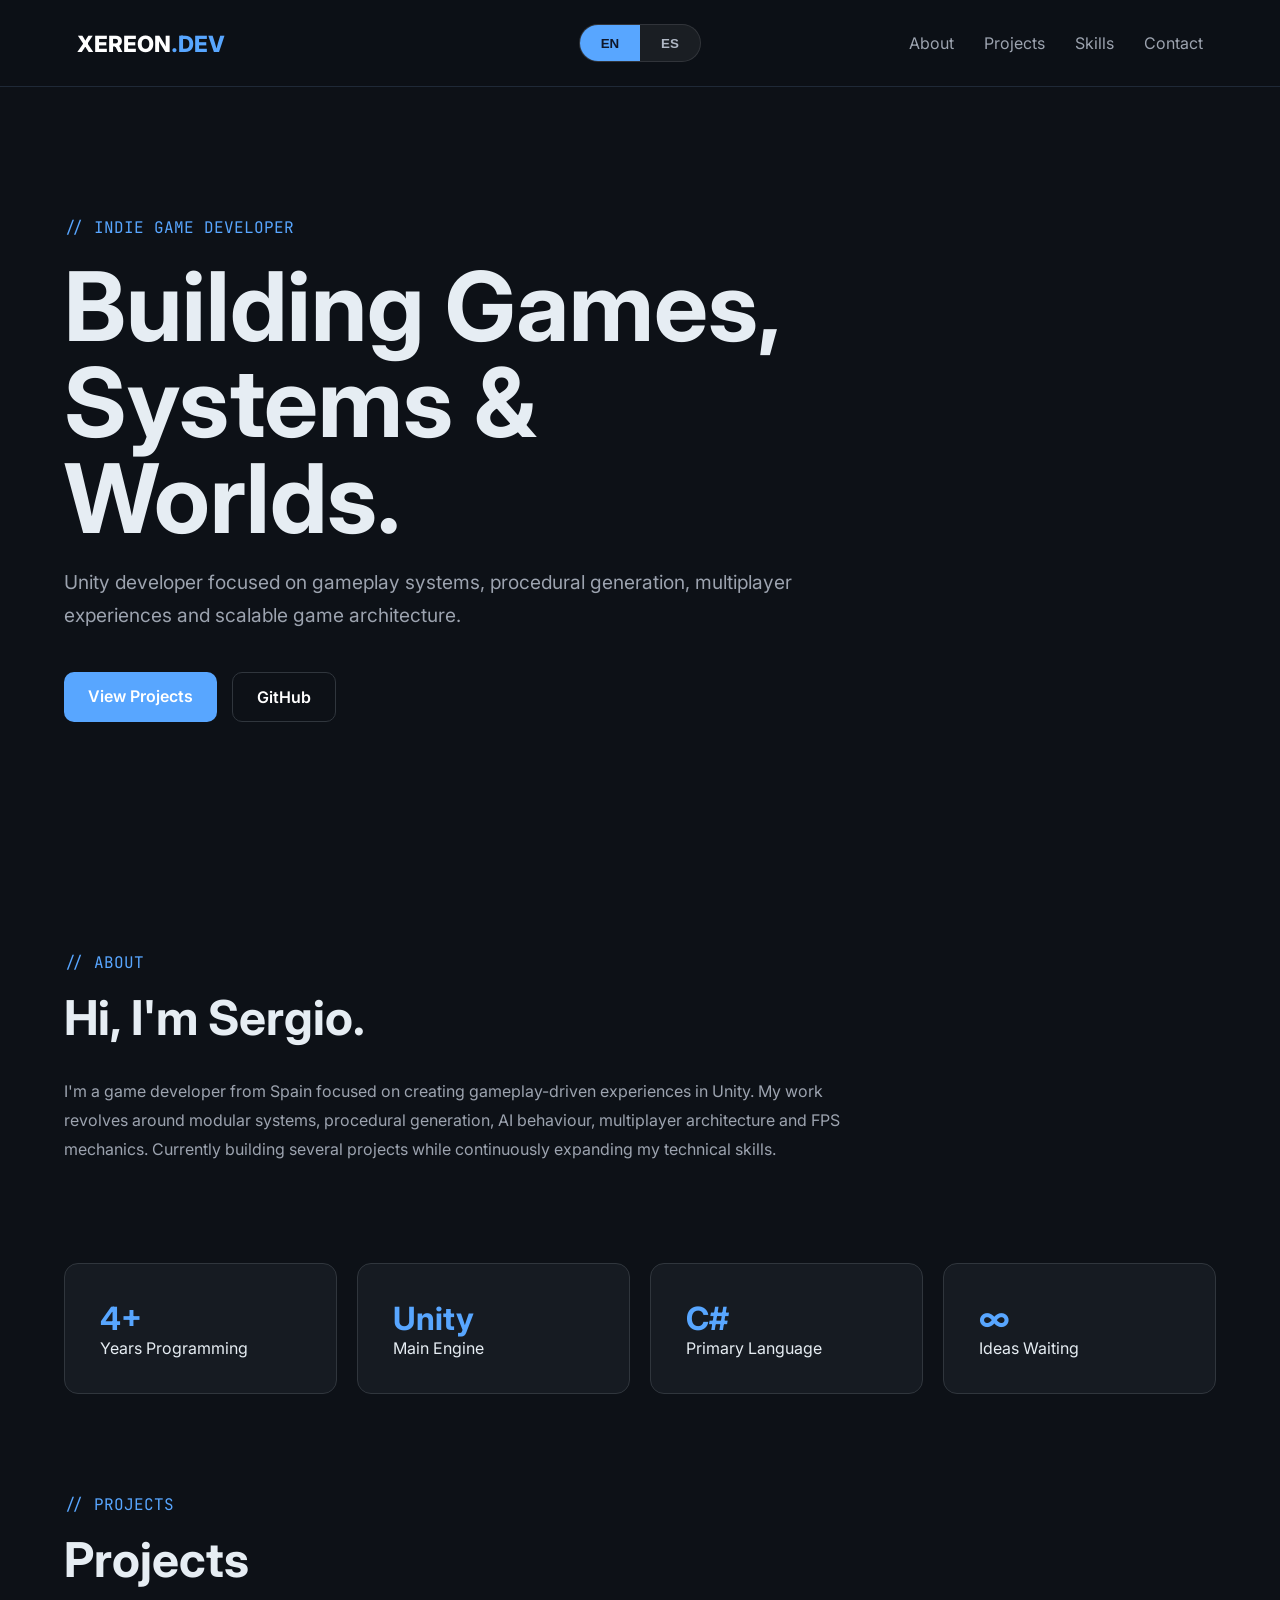
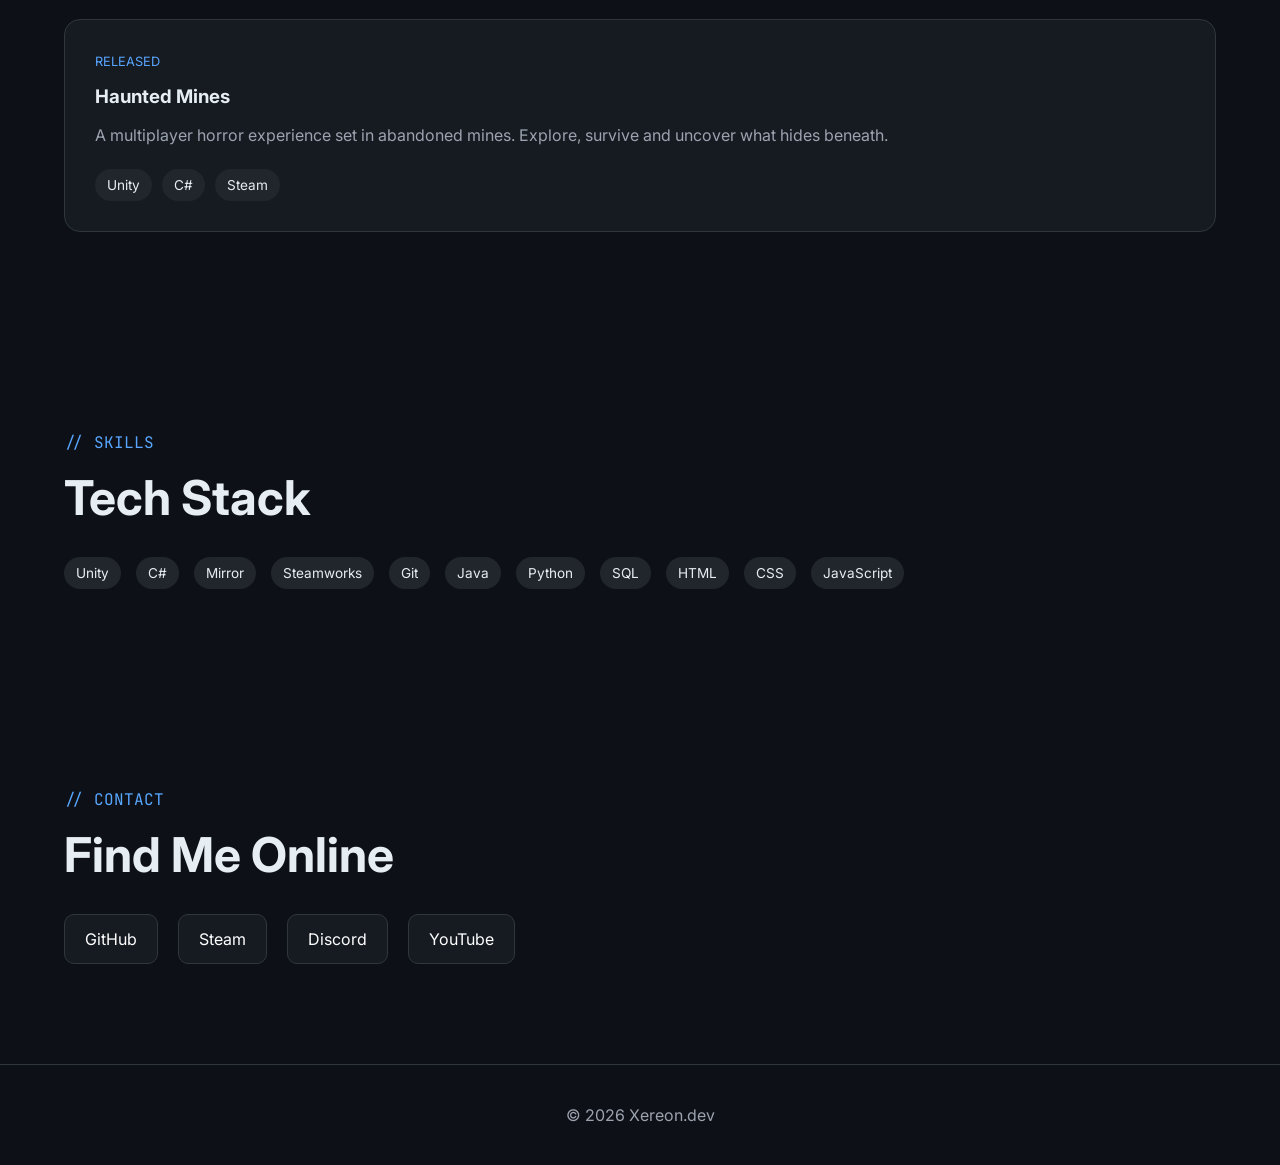
<file: index.html>
<!DOCTYPE html>
<html lang="en">

<head>
    <meta charset="UTF-8">
    <meta name="viewport" content="width=device-width, initial-scale=1.0">
    <title>Xereon.dev | Indie Game Developer</title>

    <link rel="stylesheet" href="./css/style.css">

    <link rel="preconnect" href="https://fonts.googleapis.com">
    <link href="https://fonts.googleapis.com/css2?family=Inter:wght@300;400;500;600;700;800&family=JetBrains+Mono:wght@400;700&display=swap" rel="stylesheet">
</head>

<body>

<header class="navbar">

    <a href="#" class="logo">
        XEREON<span>.DEV</span>
    </a>

    <div class="language-switch">
        <button id="lang-en" class="active">EN</button>
        <button id="lang-es">ES</button>
    </div>

    <nav>
        <ul class="nav-links">
            <li><a href="#about" data-lang="nav_about">About</a></li>
            <li><a href="#projects" data-lang="nav_projects">Projects</a></li>
            <li><a href="#skills" data-lang="nav_skills">Skills</a></li>
            <li><a href="#contact" data-lang="nav_contact">Contact</a></li>
        </ul>
    </nav>

</header>

<section class="hero">

    <div class="hero-content">

        <span class="hero-tag" data-lang="hero_tag">
            // INDIE GAME DEVELOPER
        </span>

        <h1 data-lang="hero_title">
            Building Games,<br>
            Systems & Worlds.
        </h1>

        <p data-lang="hero_desc">
            Unity developer focused on gameplay systems,
            procedural generation, multiplayer experiences
            and scalable game architecture.
        </p>

        <div class="hero-buttons">

            <a href="#projects"
               class="btn-primary"
               data-lang="hero_projects">
                View Projects
            </a>

            <a href="https://github.com/XereonDev"
               class="btn-secondary">
                GitHub
            </a>

        </div>

    </div>

</section>

<section id="about" class="section">

    <div class="container">

        <span class="section-tag">
            // ABOUT
        </span>

        <h2 data-lang="about_title">
            Hi, I'm Sergio.
        </h2>

        <p class="section-text"
           data-lang="about_text">

            I'm a game developer from Spain focused on
            creating gameplay-driven experiences in Unity.

            My work revolves around modular systems,
            procedural generation, AI behaviour,
            multiplayer architecture and FPS mechanics.

            Currently building several projects while
            continuously expanding my technical skills.

        </p>

    </div>

</section>

<section class="stats">

    <div class="stat-card">
        <h3>4+</h3>
        <p data-lang="stat_years">Years Programming</p>
    </div>

    <div class="stat-card">
        <h3>Unity</h3>
        <p data-lang="stat_engine">Main Engine</p>
    </div>

    <div class="stat-card">
        <h3>C#</h3>
        <p data-lang="stat_language">Primary Language</p>
    </div>

    <div class="stat-card">
        <h3>∞</h3>
        <p data-lang="stat_ideas">Ideas Waiting</p>
    </div>

</section>

<section id="projects" class="section">

    <div class="container">

        <span class="section-tag">
            // PROJECTS
        </span>

        <h2 data-lang="projects_title">
            Projects
        </h2>

        <div class="project-grid">

            <div class="project-card">

                <span class="project-status"
                      data-lang="hm_status">
                    RELEASED
                </span>

                <h3>
                    Haunted Mines
                </h3>

                <p data-lang="hm_desc">
                    A multiplayer horror experience set in abandoned mines.
                    Explore, survive and uncover what hides beneath.
                </p>

                <div class="project-tech">
                    <span>Unity</span>
                    <span>C#</span>
                    <span>Steam</span>
                </div>

            </div>

        </div>

    </div>

</section>

<section id="skills" class="section">

    <div class="container">

        <span class="section-tag">
            // SKILLS
        </span>

        <h2 data-lang="skills_title">
            Tech Stack
        </h2>

        <div class="skills">

            <span>Unity</span>
            <span>C#</span>
            <span>Mirror</span>
            <span>Steamworks</span>
            <span>Git</span>
            <span>Java</span>
            <span>Python</span>
            <span>SQL</span>
            <span>HTML</span>
            <span>CSS</span>
            <span>JavaScript</span>

        </div>

    </div>

</section>

<section id="contact" class="section">

    <div class="container">

        <span class="section-tag">
            // CONTACT
        </span>

        <h2 data-lang="contact_title">
            Find Me Online
        </h2>

        <div class="contact-links">

            <a href="https://github.com/XereonDev">
                GitHub
            </a>

            <a href="https://store.steampowered.com/search/?developer=Xereon">
                Steam
            </a>

            <a href="https://discord.gg/Z8kVzabS6q">
                Discord
            </a>

            <a href="https://www.youtube.com/@XereonDev">
                YouTube
            </a>

            <!-- <a href="https://www.youtube.com/@XereonDev">
                Unity Asset Store
            </a> -->

        </div>

    </div>

</section>

<footer>

    <p>
        © 2026 Xereon.dev
    </p>

</footer>

<script src="./js/main.js"></script>

</body>
</html>
</file>
<file: css/style.css>
*{
    margin:0;
    padding:0;
    box-sizing:border-box;
}

html{
    scroll-behavior:smooth;
}

body{
    background:#0d1117;
    color:#e6edf3;
    font-family:'Inter',sans-serif;
}

.container{
    width:min(1200px,90%);
    margin:auto;
}

.navbar
{
    display:grid;

    grid-template-columns:
        1fr
        auto
        1fr;

    align-items:center;

    padding:24px 6%;

    position:sticky;
    top:0;

    background:rgba(13,17,23,.85);
    backdrop-filter:blur(10px);

    border-bottom:1px solid #1f2937;

    z-index:1000;
}

.logo{
    text-decoration:none;
    color:white;
    font-weight:800;
    font-size:1.4rem;
    justify-self:start;
}

.logo span{
    color:#58a6ff;
}

.nav-links{
    display:flex;
    gap:30px;
    list-style:none;
}

.nav-links a{
    color:#9ca3af;
    text-decoration:none;
    transition:.2s;
}

.nav-links a:hover{
    color:#58a6ff;
}

.hero{
    min-height:85vh;

    display:flex;
    align-items:center;

    width:min(1200px,90%);
    margin:auto;
}

.hero-content{
    max-width:750px;
}

.hero-tag{
    color:#58a6ff;
    font-family:'JetBrains Mono',monospace;
}

.hero h1{
    font-size:clamp(3rem,8vw,6rem);
    line-height:1;

    margin:20px 0;
}

.hero p{
    color:#9ca3af;
    font-size:1.2rem;
    line-height:1.7;
}

.hero-buttons{
    display:flex;
    gap:15px;
    margin-top:40px;
}

.btn-primary,
.btn-secondary{
    padding:14px 24px;

    text-decoration:none;
    border-radius:10px;

    font-weight:600;

    transition:.25s;
}

.btn-primary{
    background:#58a6ff;
    color:white;
}

.btn-primary:hover{
    transform:translateY(-2px);
}

.btn-secondary{
    border:1px solid #30363d;
    color:white;
}

.section{
    padding:100px 0;
}

.section-tag{
    color:#58a6ff;
    font-family:'JetBrains Mono',monospace;
}

.section h2{
    font-size:3rem;
    margin-top:15px;
    margin-bottom:30px;
}

.section-text{
    max-width:800px;
    line-height:1.8;
    color:#9ca3af;
}

.stats{
    display:grid;

    grid-template-columns:
    repeat(auto-fit,minmax(200px,1fr));

    gap:20px;

    width:min(1200px,90%);
    margin:auto;
}

.stat-card{
    background:#161b22;
    border:1px solid #30363d;

    padding:35px;
    border-radius:14px;
}

.stat-card h3{
    font-size:2rem;
    color:#58a6ff;
}

.project-grid{
    display:grid;

    grid-template-columns:
    repeat(auto-fit,minmax(320px,1fr));

    gap:25px;
}

.project-card{
    background:#161b22;

    border:1px solid #30363d;

    border-radius:16px;

    padding:30px;

    transition:.3s;
}

.project-card:hover{
    transform:translateY(-6px);
    border-color:#58a6ff;
}

.project-status{
    font-size:.8rem;
    color:#58a6ff;
}

.project-card h3{
    margin:15px 0;
}

.project-card p{
    color:#9ca3af;
    line-height:1.6;
}

.project-tech{
    margin-top:20px;
    display:flex;
    gap:10px;
    flex-wrap:wrap;
}

.project-tech span,
.skills span{
    background:#21262d;

    padding:8px 12px;

    border-radius:999px;

    font-size:.85rem;
}

.skills{
    display:flex;
    flex-wrap:wrap;
    gap:15px;
}

.contact-links{
    display:flex;
    gap:20px;
    flex-wrap:wrap;
}

.contact-links a{
    text-decoration:none;

    color:white;

    padding:14px 20px;

    border-radius:10px;

    background:#161b22;

    border:1px solid #30363d;
}

.contact-links a:hover{
    border-color:#58a6ff;
}

footer{
    border-top:1px solid #30363d;

    text-align:center;

    padding:40px;
    color:#9ca3af;
}

@media(max-width:768px){

    .navbar{
        flex-direction:column;
        gap:20px;
    }

    .nav-links{
        flex-wrap:wrap;
        justify-content:center;
    }

    .hero{
        text-align:center;
    }

    .hero-buttons{
        justify-content:center;
        flex-wrap:wrap;
    }

}

.language-switch
{
    display: flex;

    background: rgba(255,255,255,0.06);

    border: 1px solid rgba(255,255,255,0.1);

    border-radius: 999px;

    overflow: hidden;
    justify-self:center;
}

.language-switch button
{
    width: 60px;
    height: 36px;

    border: none;
    background: transparent;

    color: #b0b8c5;

    font-weight: 700;

    cursor: pointer;

    transition: .2s;
}

.language-switch button.active
{
    background: #58a6ff;
    color: #0f172a;
}

nav
{
    justify-self:end;
}
</file>
